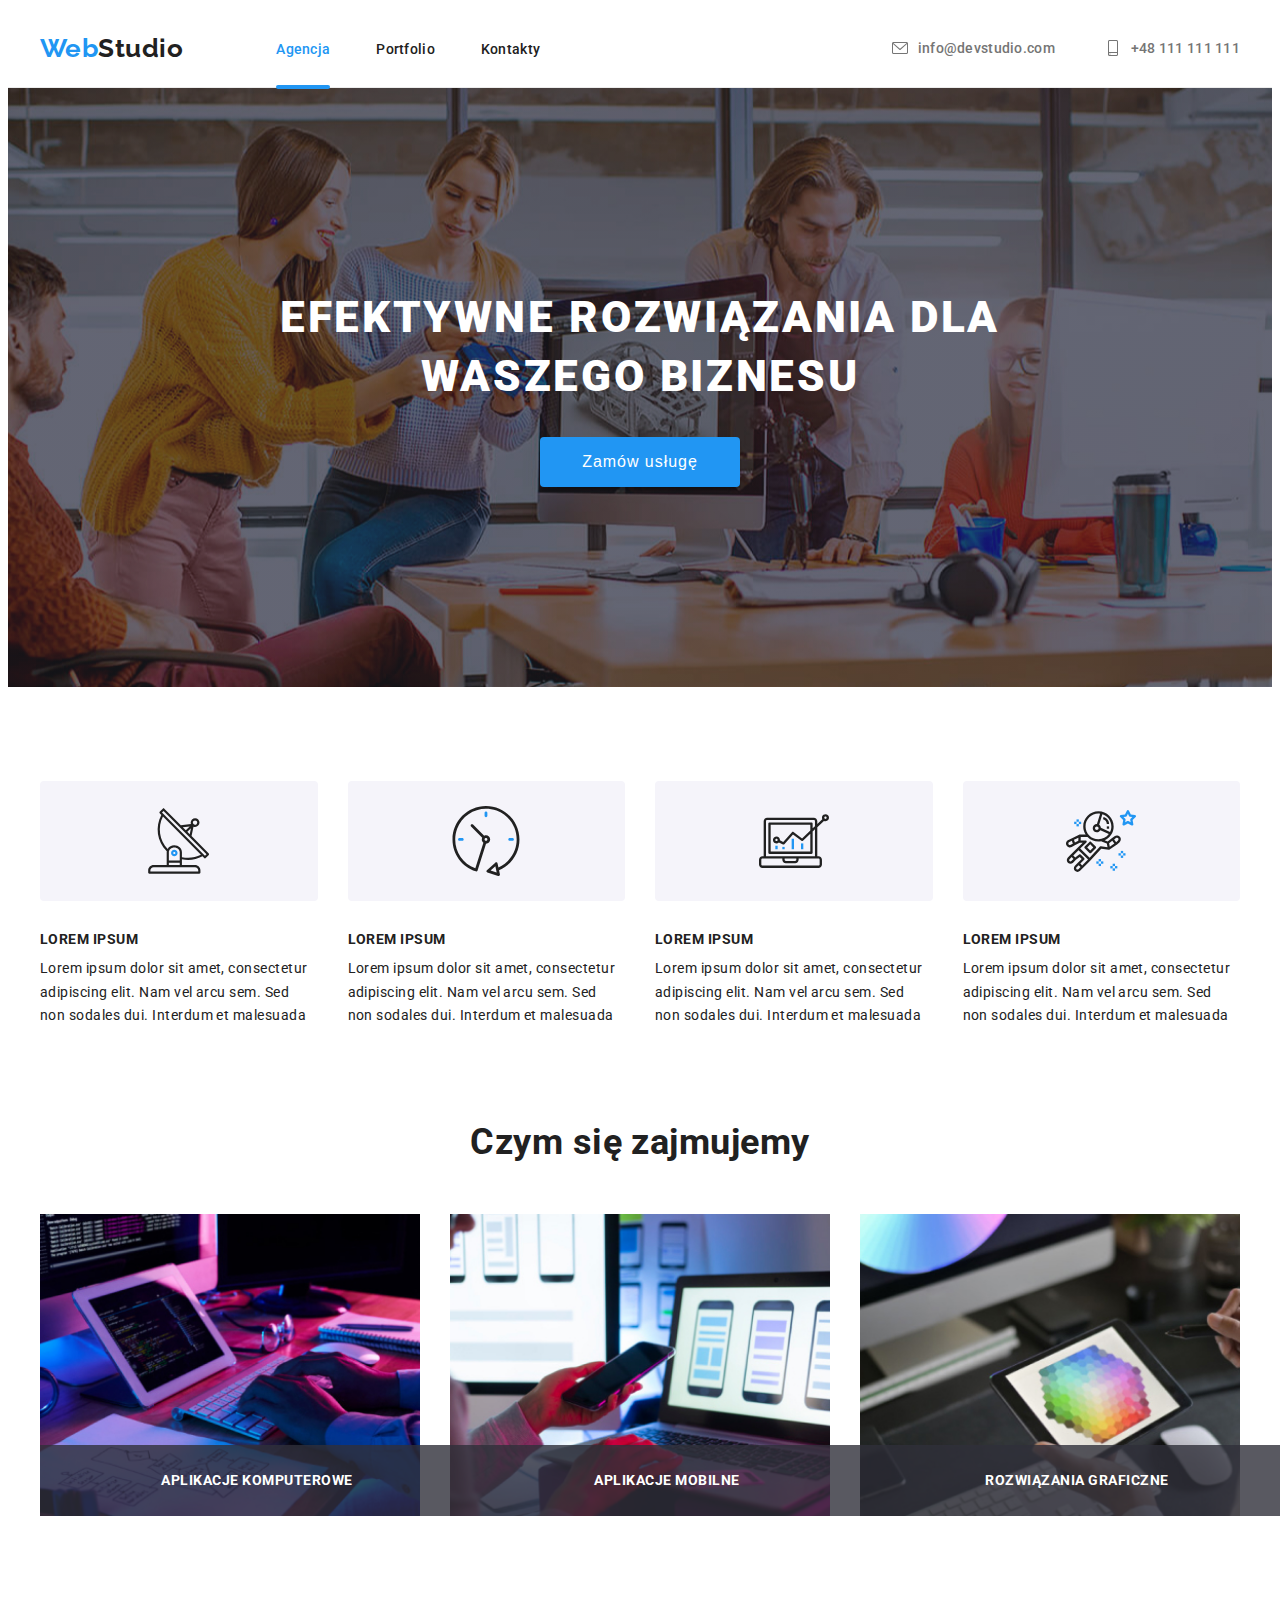
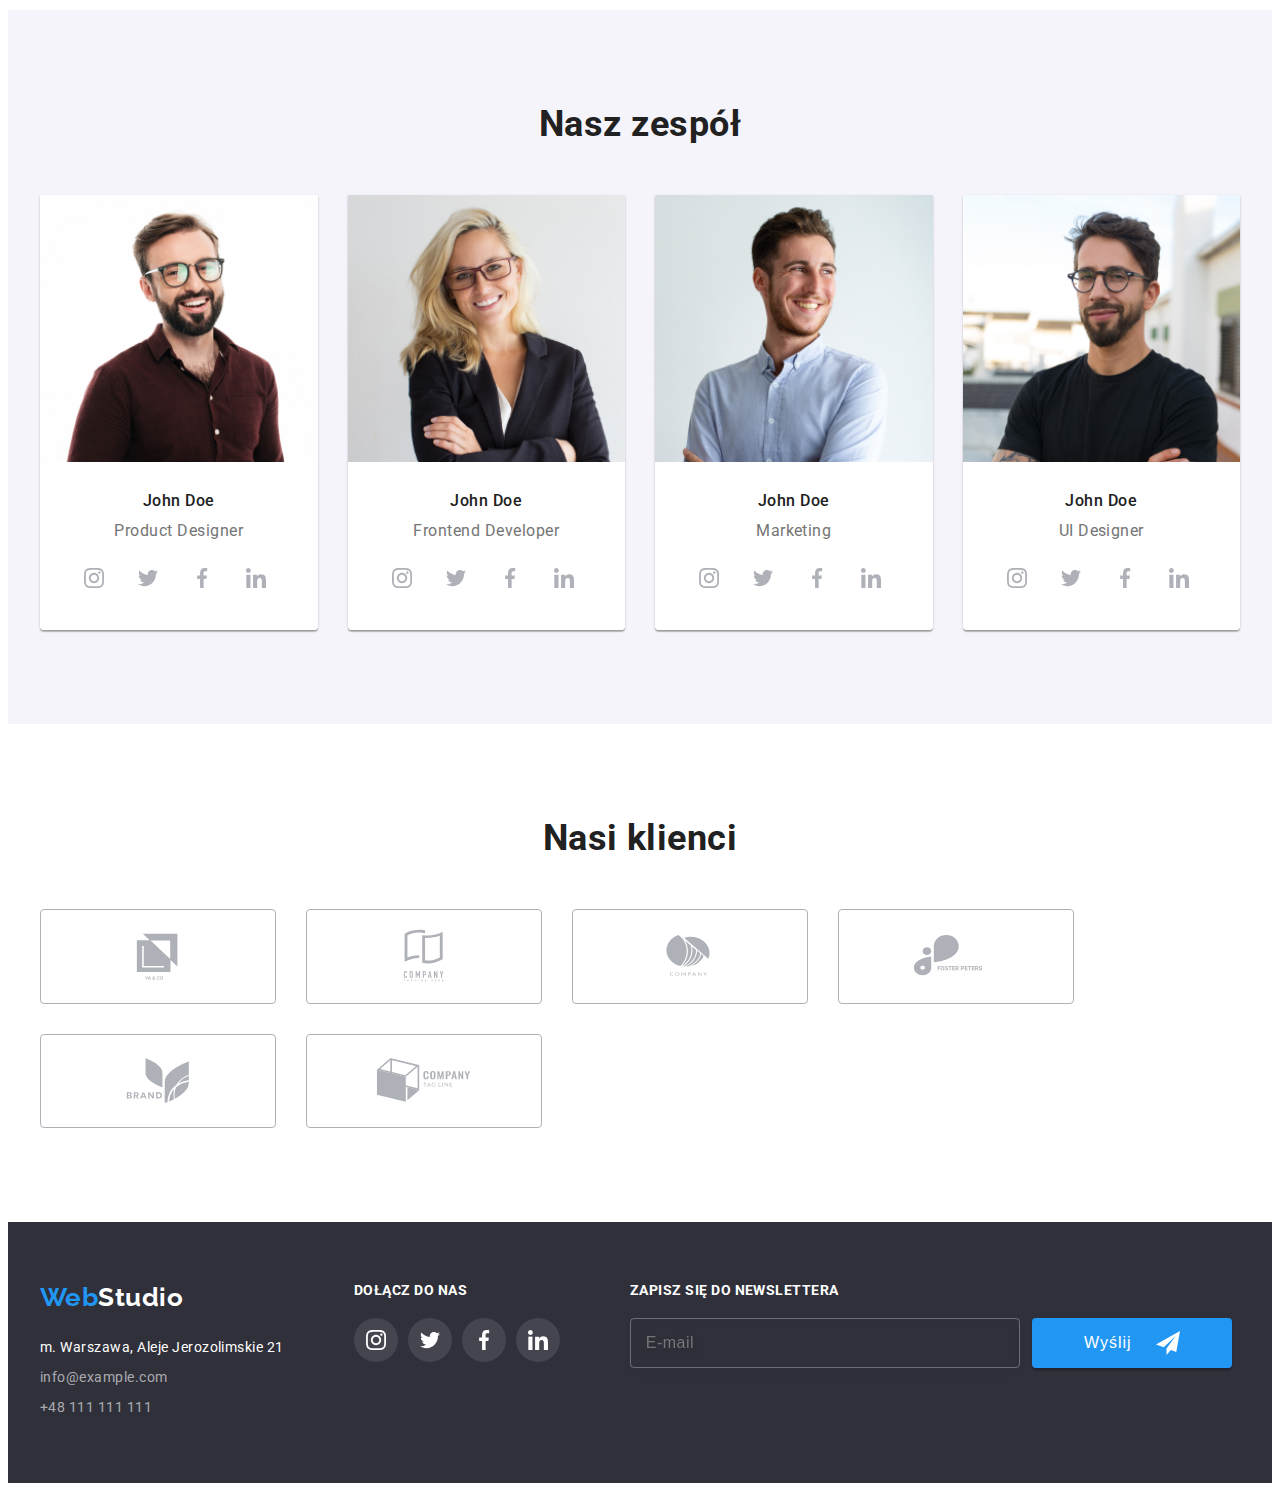
<file: index.html>
<!doctype html>
<html lang="pl">

<head>
  <meta charset="UTF-8">
  <meta name="viewport" content="width=device-width, initial-scale=1.0">
  <meta name="description" content="WebStudio to efektywne rozwiązania dla Twojego biznesu ⚡️Zobacz ofertę⚡️" />
  <title>WebStudio</title>
  <link rel="preconnect" href="https://fonts.googleapis.com">
  <link rel="preconnect" href="https://fonts.gstatic.com" crossorigin>
  <link href="https://fonts.googleapis.com/css2?family=Raleway:wght@700&family=Roboto:wght@400;500;700;900&display=swap"
    rel="stylesheet">
  <link rel="stylesheet" href="https://cdnjs.cloudflare.com/ajax/libs/modern-normalize/1.1.0/modern-normalize.min.css"
    integrity="sha512-wpPYUAdjBVSE4KJnH1VR1HeZfpl1ub8YT/NKx4PuQ5NmX2tKuGu6U/JRp5y+Y8XG2tV+wKQpNHVUX03MfMFn9Q=="
    crossorigin="anonymous" referrerpolicy="no-referrer" />
  <link rel="stylesheet" href="./css/style.css">
</head>

<body>
  <header>
    <div class="container">
      <a href="/" class="logo"><span class="accent">Web</span>Studio</a>
      <nav>
        <ul class="nav-container">
          <li><a href="./index.html" class="link-header active">Agencja</a></li>
          <li><a href="./potfolio.html" class="link-header">Portfolio</a></li>
          <li><a href="#" class="link-header">Kontakty </a></li>
        </ul>
      </nav>
      <ul class="contact-container">
        <li class="link-header contact">
          <svg class="icon" width="16" height="16">
            <use href="./images/icons.svg#icon-envelope"></use>
          </svg>
          <a href="mailto:info@devstudio.com">info@devstudio.com</a>
        </li>
        <li class="link-header contact">
          <svg class="icon" width="16" height="16">
            <use href="./images/icons.svg#icon-smartphone"></use>
          </svg>
          <a href="tel:+48111111111">+48 111 111 111</a>
        </li>
      </ul>
    </div>
  </header>
  <main>
    <section class="section hero">
      <div class="container">
        <h1 class="heading-1">EFEKTYWNE ROZWIĄZANIA DLA WASZEGO BIZNESU</h1>
        <button type="button" class="btn btn-primary" data-modal-open>Zamów usługę</button>
      </div>
    </section>
    <section class="section features">
      <div class="container">
        <ul class="flex-grid-4">
          <li>
            <div class="features-image">
              <svg class="icon" width="65.32" height="70">
                <use href="./images/icons.svg#icon-antenna"></use>
              </svg>
            </div>
            <h3 class="heading-3">LOREM IPSUM</h3>
            <p class="text">Lorem ipsum dolor sit amet, consectetur adipiscing elit. Nam vel arcu sem.
              Sed
              non sodales dui.
              Interdum et malesuada</p>
          </li>
          <li>
            <div class="features-image">
              <svg class="icon" width="70" height="70">
                <use href="./images/icons.svg#icon-clock"></use>
              </svg>
            </div>
            <h3 class="heading-3">LOREM IPSUM</h3>
            <p class="text">Lorem ipsum dolor sit amet, consectetur adipiscing elit. Nam vel arcu sem.
              Sed
              non sodales dui.
              Interdum et malesuada</p>
          </li>
          <li>
            <div class="features-image">
              <svg class="icon" width="70" height="70">
                <use href="./images/icons.svg#icon-diagram"></use>
              </svg>
            </div>
            <h3 class="heading-3">LOREM IPSUM</h3>
            <p class="text">Lorem ipsum dolor sit amet, consectetur adipiscing elit. Nam vel arcu sem.
              Sed
              non sodales dui.
              Interdum et malesuada</p>
          </li>
          <li>
            <div class="features-image">
              <svg class="icon" width="70" height="70">
                <use href="./images/icons.svg#icon-astronaut"></use>
              </svg>
            </div>
            <h3 class="heading-3">LOREM IPSUM</h3>
            <p class="text">Lorem ipsum dolor sit amet, consectetur adipiscing elit. Nam vel arcu sem.
              Sed
              non sodales dui.
              Interdum et malesuada</p>
          </li>
        </ul>
        <h2 class="heading-2">Czym się zajmujemy</h2>
        <ul class="flex-grid-3">
          <li>
            <figure class="card-what-we-do">
              <img src="./images/what-we-do-01.jpg" alt="programista pisze aplikację">
              <figcaption class="label">Aplikacje komputerowe</figcaption>
            </figure>
          </li>
          <li>
            <figure class="card-what-we-do">
              <img src="./images/what-we-do-02.jpg" alt="ux designer projektuje widok mobilny aplikacji">
              <figcaption class="label">Aplikacje mobilne</figcaption>
            </figure>
          </li>
          <li>
            <figure class="card-what-we-do">
              <img src="./images/what-we-do-03.jpg" alt="designer wybiera kolor z palety barw">
              <figcaption class="label">Rozwiązania graficzne</figcaption>
            </figure>
          </li>
        </ul>
      </div>
    </section>
    <section class="section team bg-grey">
      <div class="container">
        <h2 class="heading-2">Nasz zespół</h2>
        <ul class="flex-grid-4">
          <li class="card-team">
            <img src="./images/team-01.jpg" alt="radosny mężczyzna w okularach i z brodą">
            <div class="card-header">
              <h3 class="heading-3">John Doe</h3>
              <p class="text">Product Designer</p>
              <div class="social-links">
                <a href="#" class="social-link">
                  <svg class="icon" width="20" height="20">
                    <use href="./images/icons.svg#icon-instagram"></use>
                  </svg>
                </a>
                <a href="#" class="social-link">
                  <svg class="icon" width="20" height="20">
                    <use href="./images/icons.svg#icon-twitter"></use>
                  </svg>
                </a>
                <a href="#" class="social-link">
                  <svg class="icon" width="20" height="20">
                    <use href="./images/icons.svg#icon-facebook"></use>
                  </svg>
                </a>
                <a href="#" class="social-link">
                  <svg class="icon" width="20" height="20">
                    <use href="./images/icons.svg#icon-linkedin"></use>
                  </svg>
                </a>
              </div>
            </div>
          </li>
          <li class="card-team">
            <img src="./images/team-02.jpg" alt="uśmiechnięta blondynka w okularach">
            <div class="card-header">
              <h3 class="heading-3">John Doe</h3>
              <p class="text">Frontend Developer</p>
              <div class="social-links">
                <a href="#" class="social-link">
                  <svg class="icon" width="20" height="20">
                    <use href="./images/icons.svg#icon-instagram"></use>
                  </svg>
                </a>
                <a href="#" class="social-link">
                  <svg class="icon" width="20" height="20">
                    <use href="./images/icons.svg#icon-twitter"></use>
                  </svg>
                </a>
                <a href="#" class="social-link">
                  <svg class="icon" width="20" height="20">
                    <use href="./images/icons.svg#icon-facebook"></use>
                  </svg>
                </a>
                <a href="#" class="social-link">
                  <svg class="icon" width="20" height="20">
                    <use href="./images/icons.svg#icon-linkedin"></use>
                  </svg>
                </a>
              </div>
            </div>
          </li>
          <li class="card-team">
            <img src="./images/team-03.jpg" alt="radosny młody mężczyzna">
            <div class="card-header">
              <h3 class="heading-3">John Doe</h3>
              <p class="text">Marketing</p>
              <div class="social-links">
                <a href="#" class="social-link">
                  <svg class="icon" width="20" height="20">
                    <use href="./images/icons.svg#icon-instagram"></use>
                  </svg>
                </a>
                <a href="#" class="social-link">
                  <svg class="icon" width="20" height="20">
                    <use href="./images/icons.svg#icon-twitter"></use>
                  </svg>
                </a>
                <a href="#" class="social-link">
                  <svg class="icon" width="20" height="20">
                    <use href="./images/icons.svg#icon-facebook"></use>
                  </svg>
                </a>
                <a href="#" class="social-link">
                  <svg class="icon" width="20" height="20">
                    <use href="./images/icons.svg#icon-linkedin"></use>
                  </svg>
                </a>
              </div>
            </div>
          </li>
          <li class="card-team">
            <img src="./images/team-04.jpg" alt="mężczyzna z brodą w okularach">
            <div class="card-header">
              <h3 class="heading-3">John Doe</h3>
              <p class="text">UI Designer</p>
              <div class="social-links">
                <a href="#" class="social-link">
                  <svg class="icon" width="20" height="20">
                    <use href="./images/icons.svg#icon-instagram"></use>
                  </svg>
                </a>
                <a href="#" class="social-link">
                  <svg class="icon" width="20" height="20">
                    <use href="./images/icons.svg#icon-twitter"></use>
                  </svg>
                </a>
                <a href="#" class="social-link">
                  <svg class="icon" width="20" height="20">
                    <use href="./images/icons.svg#icon-facebook"></use>
                  </svg>
                </a>
                <a href="#" class="social-link">
                  <svg class="icon" width="20" height="20">
                    <use href="./images/icons.svg#icon-linkedin"></use>
                  </svg>
                </a>
              </div>
            </div>
          </li>
        </ul>
      </div>
    </section>
    <section class="section">
      <div class="container">
        <h2 class="heading-2">Nasi klienci</h2>
        <ul class="flex-grid-6">
          <li class="card-company">
            <svg class="icon" width="106" height="60.4">
              <use href="./images/icons.svg#logo-1"></use>
            </svg>
          </li>
          <li class="card-company">
            <svg class="icon" width="106" height="60.4">
              <use href="./images/icons.svg#logo-2"></use>
            </svg>
          </li>
          <li class="card-company">
            <svg class="icon" width="106" height="60.4">
              <use href="./images/icons.svg#logo-3"></use>
            </svg>
          </li>
          <li class="card-company">
            <svg class="icon" width="106" height="60.4">
              <use href="./images/icons.svg#logo-4"></use>
            </svg>
          </li>
          <li class="card-company">
            <svg class="icon" width="106" height="60.4">
              <use href="./images/icons.svg#logo-5"></use>
            </svg>
          </li>
          <li class="card-company">
            <svg class="icon" width="106" height="60.4">
              <use href="./images/icons.svg#logo-6"></use>
            </svg>
          </li>
        </ul>
      </div>
    </section>
  </main>
  <footer class="footer">
    <div class="container">
      <div>
        <p class="logo"><span class="accent">Web</span>Studio</p>
        <address class="address">
          m. Warszawa, Aleje Jerozolimskie 21 <br>
          <a href="mailto:info@example.com">info@example.com</a> <br>
          <a href="tel:+48111111111">+48 111 111 111</a>
        </address>
      </div>
      <div>
        <h3 class="heading-3">Dołącz do nas</h3>
        <div class="social-links">
          <a href="#" class="social-link">
            <svg class="icon" width="20" height="20">
              <use href="./images/icons.svg#icon-instagram"></use>
            </svg>
          </a>
          <a href="#" class="social-link">
            <svg class="icon" width="20" height="20">
              <use href="./images/icons.svg#icon-twitter"></use>
            </svg>
          </a>
          <a href="#" class="social-link">
            <svg class="icon" width="20" height="20">
              <use href="./images/icons.svg#icon-facebook"></use>
            </svg>
          </a>
          <a href="#" class="social-link">
            <svg class="icon" width="20" height="20">
              <use href="./images/icons.svg#icon-linkedin"></use>
            </svg>
          </a>
        </div>
      </div>
      <div>
        <h3 class="heading-3">Zapisz się do newslettera</h3>
        <form name="newsletter_form" action="javascript:void(0);" method="POST">
          <input class="form-input form-input--white" id="email" name="email" type="email" placeholder="E-mail" required />
          <button class="btn btn-primary" type="submit">
            Wyślij
            <svg class="icon-button" width="24" height="24">
              <use href="./images/icons.svg#icon-send"></use>
            </svg></button>
        </form>
      </div>
    </div>
  </footer>

  <div class="backdrop is-hidden" data-modal>
    <dialog class="modal">
      <div class="btn-close" data-modal-close><svg class="icon-close" width="11" height="11">
          <use href="./images/icons.svg#icon-close"></use>
        </svg>
      </div>
      <h3 class="form__header">Zostaw swoje dane w formularzu poniżej</h3>
      <form name="service_form" action="javascript:void(0);" method="POST">
        <label class="form-label">
          Imię
          <input class="form-input" name="name" type="text" placeholder=" " required />
          <svg class="icon-input" width="18" height="18">
            <use href="./images/icons.svg#icon-person"></use>
          </svg>
        </label>
        <label class="form-label">
          Telefon
          <input class="form-input" name="phone" type="tel" placeholder=" " required />
          <svg class="icon-input" width="18" height="18">
            <use href="./images/icons.svg#icon-phone"></use>
          </svg>
        </label>
        <label class="form-label">
          Email
          <input class="form-input" id="email" name="email" type="email" placeholder=" " required />
          <svg class="icon-input" width="18" height="18">
            <use href="./images/icons.svg#icon-email"></use>
          </svg>
        </label>
        <label class="form-label">Komentarz
          <textarea class="form-textarea" type="text" name="comment" placeholder="Wprowadź tekst" rows="6"></textarea>
        </label>
        <label class="form-label-checkbox">
          <input type="checkbox" name="regulation-consent" value="yes" />
          Oświadczam iż akceptuję <a class="form-link" href="">Regulamin</a> i <a class="form-link" href="">Politykę
            Prywatności</a>.
        </label>
        <button class="btn btn-primary" type="submit">Wyślij</button>
      </form>
    </dialog>
  </div>

  <script src="./js/modal.js"></script>
</body>

</html>
</file>
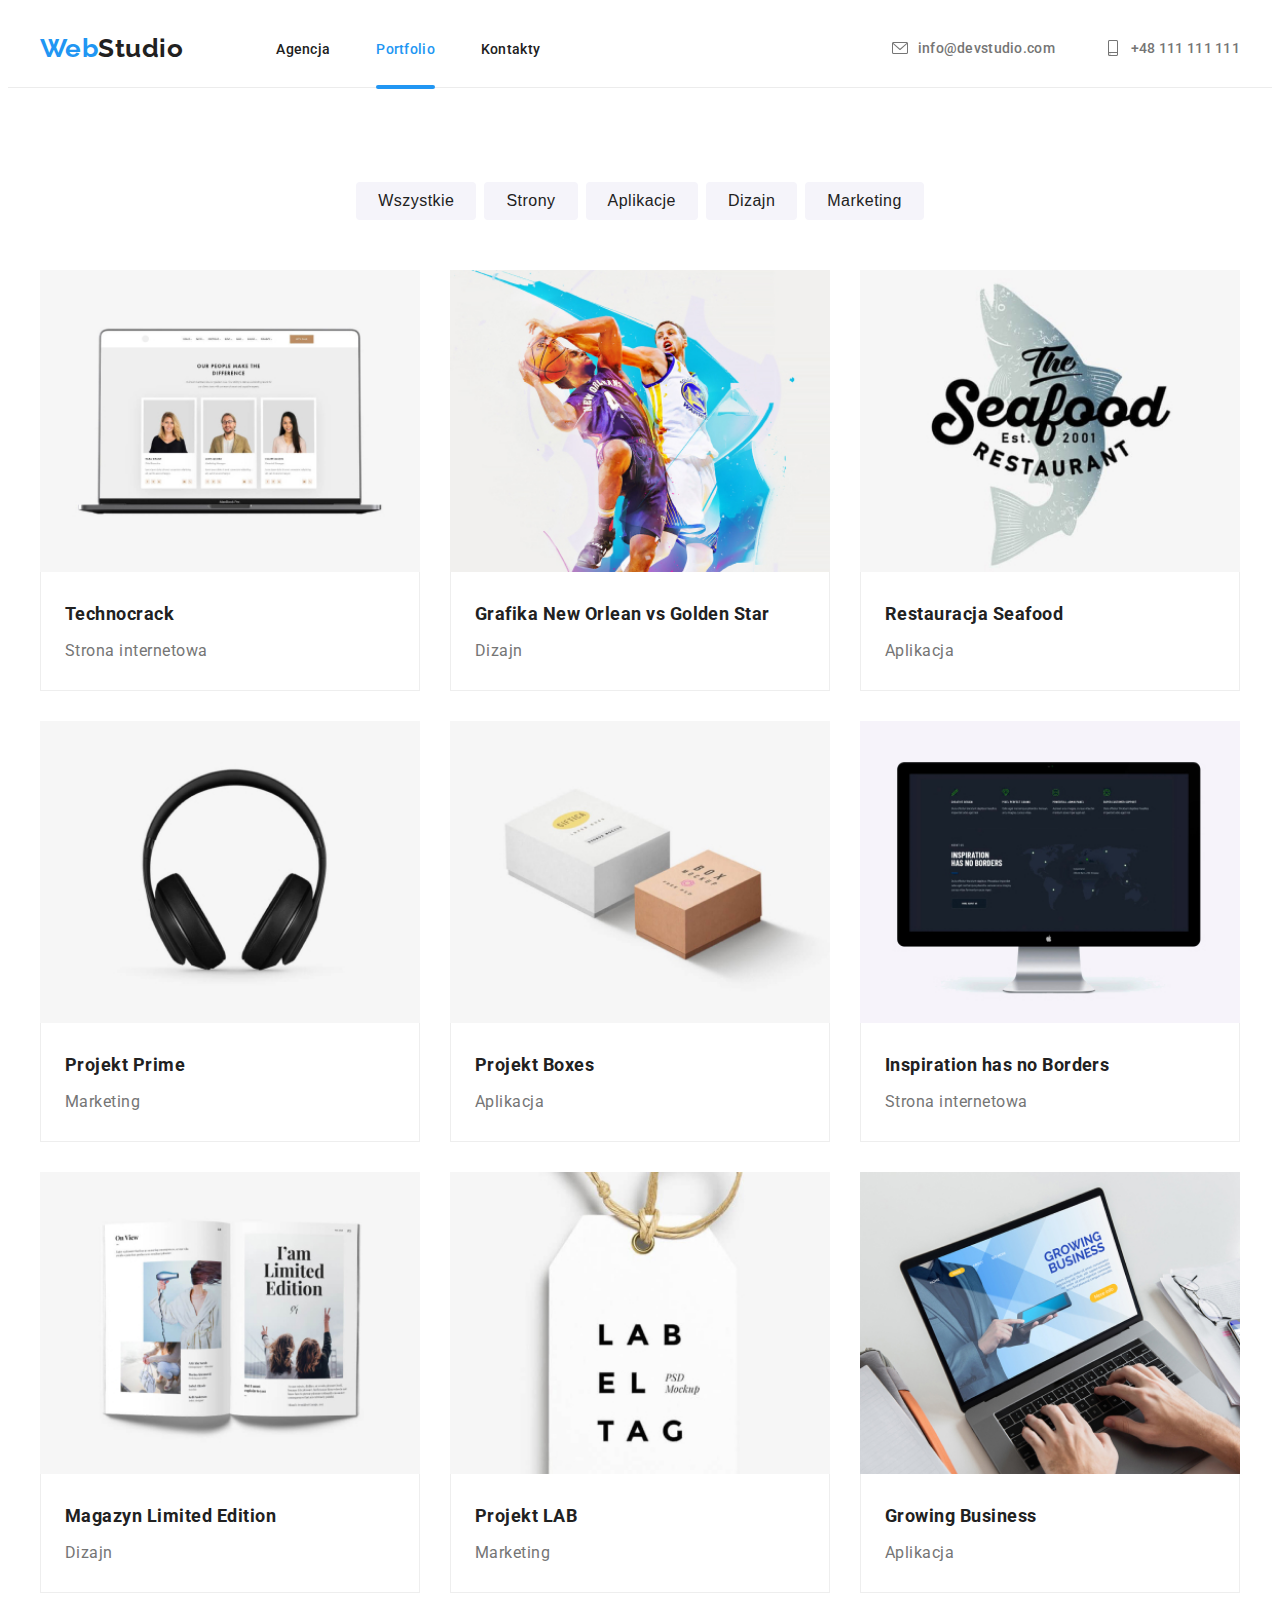
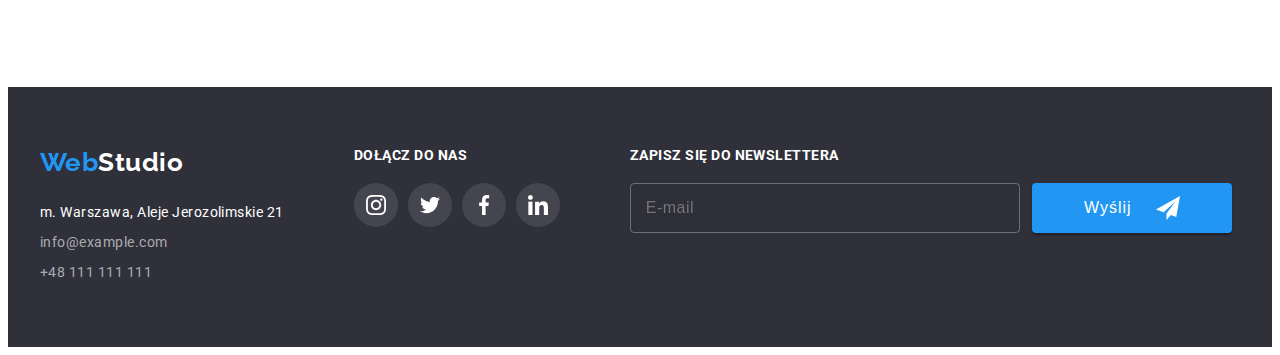
<file: potfolio.html>
<!doctype html>
<html lang="pl">

<head>
  <meta charset="UTF-8">
  <meta name="viewport" content="width=device-width, initial-scale=1.0">
  <meta name="description" content="WebStudio to efektywne rozwiązania dla Twojego biznesu ⚡️Zobacz ofertę⚡️" />
  <title>WebStudio</title>
  <link rel="preconnect" href="https://fonts.googleapis.com">
  <link rel="preconnect" href="https://fonts.gstatic.com" crossorigin>
  <link href="https://fonts.googleapis.com/css2?family=Raleway:wght@700&family=Roboto:wght@400;500;700;900&display=swap"
    rel="stylesheet">
  <link rel="stylesheet" href="https://cdnjs.cloudflare.com/ajax/libs/modern-normalize/1.1.0/modern-normalize.min.css"
    integrity="sha512-wpPYUAdjBVSE4KJnH1VR1HeZfpl1ub8YT/NKx4PuQ5NmX2tKuGu6U/JRp5y+Y8XG2tV+wKQpNHVUX03MfMFn9Q=="
    crossorigin="anonymous" referrerpolicy="no-referrer" />
  <link rel="stylesheet" href="./css/style.css">
</head>

<body>
  <header>
    <div class="container">
      <a href="/" class="logo"><span class="accent">Web</span>Studio</a>
      <nav>
        <ul class="nav-container">
          <li><a href="./index.html" class="link-header">Agencja</a></li>
          <li><a href="./potfolio.html" class="link-header active">Portfolio</a></li>
          <li><a href="#" class="link-header">Kontakty </a></li>
        </ul>
      </nav>
      <ul class="contact-container">
        <li class="link-header contact">
          <svg class="icon" width="16" height="16">
            <use href="./images/icons.svg#icon-envelope"></use>
          </svg>
          <a href="mailto:info@devstudio.com">info@devstudio.com</a>
        </li>
        <li class="link-header contact">
          <svg class="icon" width="16" height="16">
            <use href="./images/icons.svg#icon-smartphone"></use>
          </svg>
          <a href="tel:+48111111111">+48 111 111 111</a>
        </li>
      </ul>
    </div>
  </header>
  <main>
    <section class="section portfolio">
      <div class="container">
        <ul class="filter flex-center">
          <li><button type="button" class="btn btn-default">Wszystkie</button></li>
          <li><button type="button" class="btn btn-default">Strony</button></li>
          <li><button type="button" class="btn btn-default">Aplikacje</button></li>
          <li><button type="button" class="btn btn-default">Dizajn</button></li>
          <li><button type="button" class="btn btn-default">Marketing</button></li>
        </ul>
        <ul class="flex-grid-3">
          <li class="card-product">
            <figure class="card-image">
              <img src="./images/product-01.jpg" alt="otwarty laptop z otwartą stroną internetową">
              <div class="card-overlay">
                Technocrack jest popularną platformą wykorzystywaną do rozpowszechniania koronawirusa.
                Firmy wykorzystują tę platformę do celów szpiegowskich i ataków na niezabezpieczone serwery
                konkurencji
              </div>
            </figure>
            <div class="card-header">
              <h3 class="heading-3">Technocrack</h3>
              <p class="text">Strona internetowa</p>
            </div>
          </li>
          <li class="card-product">
            <figure class="card-image"><img src="./images/product-02.jpg" alt="dynamiczni koszykarze">
              <div class="card-overlay">
                Technocrack jest popularną platformą wykorzystywaną do rozpowszechniania koronawirusa.
                Firmy wykorzystują tę platformę do celów szpiegowskich i ataków na niezabezpieczone serwery
                konkurencji
              </div>
            </figure>
            <div class="card-header">
              <h3 class="heading-3">Grafika New Orlean vs Golden Star</h3>
              <p class="text">Dizajn</p>
            </div>
          </li>
          <li class="card-product">
            <figure class="card-image"><img src="./images/product-03.jpg" alt="logotyp restauracji z szarą rybą">
              <div class="card-overlay">
                Technocrack jest popularną platformą wykorzystywaną do rozpowszechniania koronawirusa.
                Firmy wykorzystują tę platformę do celów szpiegowskich i ataków na niezabezpieczone serwery
                konkurencji
              </div>
            </figure>
            <div class="card-header">
              <h3 class="heading-3">Restauracja Seafood</h3>
              <p class="text">Aplikacja</p>
            </div>
          </li>
          <li class="card-product">
            <figure class="card-image"><img src="./images/product-04.jpg" alt="słuchawki bezprzewodowe">
              <div class="card-overlay">
                Technocrack jest popularną platformą wykorzystywaną do rozpowszechniania koronawirusa.
                Firmy wykorzystują tę platformę do celów szpiegowskich i ataków na niezabezpieczone serwery
                konkurencji
              </div>
            </figure>
            <div class="card-header">
              <h3 class="heading-3">Projekt Prime</h3>
              <p class="text">Marketing</p>
            </div>
          </li>
          <li class="card-product">
            <figure class="card-image"><img src="./images/product-05.jpg" alt="dwa opakowania kartonowe">
              <div class="card-overlay">
                Technocrack jest popularną platformą wykorzystywaną do rozpowszechniania koronawirusa.
                Firmy wykorzystują tę platformę do celów szpiegowskich i ataków na niezabezpieczone serwery
                konkurencji
              </div>
            </figure>
            <div class="card-header">
              <h3 class="heading-3">Projekt Boxes</h3>
              <p class="text">Aplikacja</p>
            </div>
          </li>
          <li class="card-product">
            <figure class="card-image"><img src="./images/product-06.jpg" alt="monitor z otwartą stroną internetową">
              <div class="card-overlay">
                Technocrack jest popularną platformą wykorzystywaną do rozpowszechniania koronawirusa.
                Firmy wykorzystują tę platformę do celów szpiegowskich i ataków na niezabezpieczone serwery
                konkurencji
              </div>
            </figure>
            <div class="card-header">
              <h3 class="heading-3">Inspiration has no Borders</h3>
              <p class="text">Strona internetowa</p>
            </div>
          </li>
          <li class="card-product">
            <figure class="card-image"><img src="./images/product-07.jpg" alt="otwarte czasopismo">
              <div class="card-overlay">
                Technocrack jest popularną platformą wykorzystywaną do rozpowszechniania koronawirusa.
                Firmy wykorzystują tę platformę do celów szpiegowskich i ataków na niezabezpieczone serwery
                konkurencji
              </div>
            </figure>
            <div class="card-header">
              <h3 class="heading-3">Magazyn Limited Edition</h3>
              <p class="text">Dizajn</p>
            </div>
          </li>
          <li class="card-product">
            <figure class="card-image"><img src="./images/product-08.jpg" alt="elegancka papierowa etykieta produktu">
              <div class="card-overlay">
                Technocrack jest popularną platformą wykorzystywaną do rozpowszechniania koronawirusa.
                Firmy wykorzystują tę platformę do celów szpiegowskich i ataków na niezabezpieczone serwery
                konkurencji
              </div>
            </figure>
            <div class="card-header">
              <h3 class="heading-3">Projekt LAB</h3>
              <p class="text">Marketing</p>
            </div>
          </li>
          <li class="card-product">
            <figure class="card-image"><img src="./images/product-09.jpg"
                alt="mężczyzna ogląda stronę internetową na laptopie">
              <div class="card-overlay">
                Technocrack jest popularną platformą wykorzystywaną do rozpowszechniania koronawirusa.
                Firmy wykorzystują tę platformę do celów szpiegowskich i ataków na niezabezpieczone serwery
                konkurencji
              </div>
            </figure>
            <div class="card-header">
              <h3 class="heading-3">Growing Business</h3>
              <p class="text">Aplikacja</p>
            </div>
          </li>
        </ul>
      </div>
    </section>
  </main>
  <footer class="footer">
    <div class="container">
      <div>
        <p class="logo"><span class="accent">Web</span>Studio</p>
        <address class="address">
          m. Warszawa, Aleje Jerozolimskie 21 <br>
          <a href="mailto:info@example.com">info@example.com</a> <br>
          <a href="tel:+48111111111">+48 111 111 111</a>
        </address>
      </div>
      <div>
        <h3 class="heading-3">Dołącz do nas</h3>
        <div class="social-links">
          <a href="#" class="social-link">
            <svg class="icon" width="20" height="20">
              <use href="./images/icons.svg#icon-instagram"></use>
            </svg>
          </a>
          <a href="#" class="social-link">
            <svg class="icon" width="20" height="20">
              <use href="./images/icons.svg#icon-twitter"></use>
            </svg>
          </a>
          <a href="#" class="social-link">
            <svg class="icon" width="20" height="20">
              <use href="./images/icons.svg#icon-facebook"></use>
            </svg>
          </a>
          <a href="#" class="social-link">
            <svg class="icon" width="20" height="20">
              <use href="./images/icons.svg#icon-linkedin"></use>
            </svg>
          </a>
        </div>
      </div>
      <div>
        <h3 class="heading-3">Zapisz się do newslettera</h3>
        <form name="newsletter_form" action="javascript:void(0);" method="POST">
          <input class="form-input form-input--white" id="email" name="email" type="email" placeholder="E-mail" required />
          <button class="btn btn-primary" type="submit">
            Wyślij
            <svg class="icon-button" width="24" height="24">
              <use href="./images/icons.svg#icon-send"></use>
            </svg></button>
        </form>
      </div>
    </div>
  </footer>
</body>

</html>
</file>
<file: css/style.css>
:root {
  --color-primary: #2196f3;
  --color-black: #212121;
  --color-grey-900: #2f303a;
  --color-grey-500: #757575;
  --color-gray-300: #afb1b8;
  --color-grey-100: #f5f4fa;
  --color-grey-80: #f5f4fa;
  --color-grey-50: #ececec;
  --color-grey-30: #eeeeee;
  --color-white: #ffffff;
  --color-error: #f2413a;
  --color-white-opacity: rgba(255, 255, 255, 0.6);
  --transition-duration: 250ms;
  --transition-timing-func: cubic-bezier(0.4, 0, 0.2, 1);
}

/* globals */

body {
  font-family: "Roboto", sans-serif;
  color: var(--color-black);
  letter-spacing: 0.03em;
}

h1,
h2,
h3,
p,
figure,
dialog {
  margin: 0;
}

a {
  text-decoration: none;
  color: inherit;
}

ul {
  list-style: none;
  margin: 0;
  padding: 0;
}

img {
  display: block;
  width: 100%;
}

.container {
  max-width: 1200px;
  margin: 0 auto;
  padding: 0 15px;
}

.section {
  padding-top: 94px;
  padding-bottom: 94px;
}

.bg-grey {
  background-color: var(--color-grey-100);
}

.hero {
  background-image: linear-gradient(
      rgba(47, 48, 58, 0.4),
      rgba(47, 48, 58, 0.4)
    ),
    url(../images/hero.jpg);
  background-color: var(--color-grey-900);
  background-repeat: no-repeat;
  background-position: center;
}

.accent {
  color: var(--color-primary);
}

/* buttons */
button {
  color: inherit;
}

.btn {
  padding: 6px 22px;
  font-weight: 500;
  font-size: 16px;
  letter-spacing: 0.03em;
  line-height: 1.625;
  border: 0;
  border-radius: 4px;
  cursor: pointer;
}

.btn-default {
  background: var(--color-grey-80);
  transition: background-color, color, box-shadow;
  transition-duration: var(--transition-duration);
  transition-timing-function: var(--transition-timing-func);
}

.btn-default:focus,
.btn-default:hover {
  background-color: var(--color-primary);
  color: var(--color-white);
  box-shadow: 0px 3px 1px rgba(0, 0, 0, 0.1), 0px 1px 2px rgba(0, 0, 0, 0.08),
    0px 2px 2px rgba(0, 0, 0, 0.12);
  transition: background-color, color, box-shadow;
  transition-duration: var(--transition-duration);
  transition-timing-function: var(--transition-timing-func);
}

.btn-primary {
  display: flex;
  align-items: center;
  justify-content: center;
  min-width: 200px;
  margin: 0 auto;
  padding: 10px 42px;
  color: var(--color-white);
  letter-spacing: 0.06em;
  line-height: 1.875;
  background-color: var(--color-primary);
  box-shadow: 0px 3px 1px rgba(0, 0, 0, 0.1), 0px 1px 2px rgba(0, 0, 0, 0.08),
    0px 2px 2px rgba(0, 0, 0, 0.12);
}

.icon-button {
  margin-left: 24px;
  fill: var(--color-white);
}

/* layout */

.flex-center {
  display: flex;
  align-items: center;
  justify-content: center;
}

ul.flex-grid-3 {
  display: flex;
  flex-wrap: wrap;
  gap: 30px;
}

ul.flex-grid-3 > li {
  flex-basis: calc((100% - 60px) / 3);
}

ul.flex-grid-4 {
  display: flex;
  flex-wrap: wrap;
  gap: 30px;
}

ul.flex-grid-4 > li {
  flex-basis: calc((100% - 90px) / 4);
}

ul.flex-grid-6 {
  display: flex;
  flex-wrap: wrap;
  gap: 30px;
}

ul.flex-grid-6 > li {
  flex-basis: calc((100% - 150px) / 6);
}

/* header */

header {
  border-bottom: 1px solid var(--color-grey-50);
}

header > .container {
  display: flex;
  align-items: center;
  padding-top: 25px;
  padding-bottom: 24px;
}

header > .container > :first-child {
  margin-right: 93px;
}

header > .container > :last-child {
  margin-left: auto;
}

.logo {
  font-family: "Raleway", sans-serif;
  font-size: 26px;
  font-weight: 700;
}

ul.nav-container {
  display: flex;
  gap: 46px;
}

ul.contact-container {
  display: flex;
  gap: 50px;
}

.link-header {
  font-size: 14px;
  font-weight: 500;
  letter-spacing: 0.02em;
  transition: color;
  transition-duration: var(--transition-duration);
  transition-timing-function: var(--transition-timing-func);
}

.link-header:focus,
.link-header:hover,
.link-header.contact:focus,
.link-header.contact:hover {
  color: var(--color-primary);
}
.link-header.active {
  color: var(--color-primary);
  position: relative;
}

.link-header.active::after {
  position: absolute;
  content: "";
  bottom: -32px;
  left: 0;
  width: 100%;
  height: 4px;
  background: var(--color-primary);
  border-radius: 2px;
}

.link-header .icon {
  margin-right: 10px;
  fill: currentColor;
}

.link-header.contact {
  color: var(--color-grey-500);
  display: flex;
}

/* hero */
.hero .container {
  text-align: center;
  padding: calc(200px - 94px) 250px;
}

.heading-1 {
  margin-bottom: 30px;
  font-weight: 900;
  font-size: 44px;
  line-height: 1.35;
  letter-spacing: 0.06em;
  text-transform: uppercase;
  color: var(--color-white);
}

/* features */

.heading-2 {
  font-weight: 700;
  font-size: 36px;
  text-align: center;
  line-height: 1.15;
  margin-bottom: 50px;
}

.features .flex-grid-4 {
  margin-bottom: 94px;
}

.features .features-image {
  height: 120px;
  display: flex;
  align-items: center;
  justify-content: center;
  margin-bottom: 30px;
  background: var(--color-grey-80);
  border-radius: 4px;
}

.features .heading-3 {
  margin-bottom: 10px;
  font-weight: 700;
  font-size: 14px;
  line-height: 1.15;
  text-transform: uppercase;
}

.features .text {
  font-size: 14px;
  line-height: 1.7;
}

/* what we do */

.card-what-we-do {
  position: relative;
}
.card-what-we-do .label {
  position: absolute;
  bottom: 0;
  left: 0;
  width: 100%;
  padding: 27px;
  font-weight: 700;
  font-size: 14px;
  line-height: 1.15;
  text-align: center;
  text-transform: uppercase;
  color: #ffffff;
  background: rgba(47, 48, 58, 0.8);
}

/* team */

.card-team {
  box-shadow: 0px 1px 3px rgba(0, 0, 0, 0.12), 0px 1px 1px rgba(0, 0, 0, 0.14),
    0px 2px 1px rgba(0, 0, 0, 0.2);
  border-radius: 0 0 4px 4px;
  overflow: hidden;
}

.card-team .card-header {
  padding: 30px 32px;
  text-align: center;
  background: var(--color-white);
}

.card-team .heading-3 {
  margin-bottom: 10px;
  font-weight: 500;
  font-size: 16px;
  line-height: 1.18;
}

.card-team .text {
  margin-bottom: 16px;
  font-size: 16px;
  color: var(--color-grey-500);
}

.social-links {
  display: flex;
  gap: 10px;
}

.social-link {
  width: 44px;
  aspect-ratio: 1 / 1;
  border-radius: 50%;
  fill: var(--color-gray-300);
  display: flex;
  align-items: center;
  justify-content: center;
  transition: background-color, fill;
  transition-duration: var(--transition-duration);
  transition-timing-function: var(--transition-timing-func);
}
.social-link:hover,
.social-link:focus {
  background-color: var(--color-primary);
  fill: var(--color-white);
  transition: background-color, fill;
  transition-duration: var(--transition-duration);
  transition-timing-function: var(--transition-timing-func);
}

/* companies */
.card-company {
  display: flex;
  align-items: center;
  justify-content: center;
  padding: 16px 32px;
  max-width: 170px;
  border: 1px solid var(--color-gray-300);
  border-radius: 4px;
  fill: var(--color-gray-300);
  transition: border-color, fill;
  transition-duration: var(--transition-duration);
  transition-timing-function: var(--transition-timing-func);
}
.card-company:hover {
  border-color: var(--color-primary);
  fill: var(--color-primary);
  transition: border-color, fill;
  transition-duration: var(--transition-duration);
  transition-timing-function: var(--transition-timing-func);
}

/* portfolio */

.filter {
  margin-bottom: 50px;
}

.filter li:nth-last-child(n + 2) .btn {
  margin-right: 8px;
}

.card-product {
  transition: box-shadow;
  transition-duration: var(--transition-duration);
  transition-timing-function: var(--transition-timing-func);
}

.card-product:hover {
  box-shadow: 0px 1px 1px rgba(0, 0, 0, 0.12), 0px 4px 4px rgba(0, 0, 0, 0.06),
    1px 4px 6px rgba(0, 0, 0, 0.16);
  transition: box-shadow;
  transition-duration: var(--transition-duration);
  transition-timing-function: var(--transition-timing-func);
}

.card-image {
  position: relative;
  overflow: hidden;
}
.card-product .card-overlay {
  position: absolute;
  top: 0;
  left: 0;
  width: 100%;
  height: 100%;
  padding: 49px 24px;
  transform: translateY(100%);
  background: rgba(33, 150, 243, 0.9);
  font-size: 18px;
  line-height: 1.56;
  color: var(--color-white);
  transition: transform;
  transition-duration: var(--transition-duration);
  transition-timing-function: var(--transition-timing-func);
}

.card-product:hover .card-overlay {
  transform: translateY(0%);
}

.card-product .card-header {
  padding: 24px;
  background: var(--color-white);
  border: 1px solid var(--color-grey-30);
  border-top: none;
}

.card-product .heading-3 {
  font-weight: 700;
  font-size: 18px;
  line-height: 2;
  margin-bottom: 4px;
}

.card-product .text {
  font-weight: 400;
  font-size: 16px;
  line-height: 1.875;
  color: var(--color-grey-500);
}

/* footer */

.footer {
  padding-top: 60px;
  padding-bottom: 60px;
  color: var(--color-white);
  background-color: var(--color-grey-900);
}

.footer > .container {
  display: flex;
  column-gap: 70px;
}

.footer .logo {
  margin-bottom: 20px;
}

.address {
  font-weight: 400;
  font-size: 14px;
  line-height: 2.15;
  font-style: normal;
}

.address a {
  color: var(--color-white-opacity);
}

.footer .heading-3 {
  margin-bottom: 20px;
  font-weight: 700;
  font-size: 14px;
  line-height: 1.15;
  text-transform: uppercase;
  color: var(--color-white);
}

.footer .social-link {
  fill: var(--color-white);
  background-color: rgba(255, 255, 255, 0.1);
  transition: background-color;
  transition-duration: var(--transition-duration);
  transition-timing-function: var(--transition-timing-func);
}
.footer .social-link:hover,
.footer .social-link:focus {
  background-color: var(--color-primary);
  transition: background-color;
  transition-duration: var(--transition-duration);
  transition-timing-function: var(--transition-timing-func);
}

/* modal */

.backdrop {
  position: fixed;
  top: 0;
  left: 0;
  width: 100%;
  height: 100%;
  background: rgba(0, 0, 0, 0.2);
  transition: opacity;
  transition-duration: var(--transition-duration);
  transition-timing-function: var(--transition-timing-func);
}

.is-hidden {
  opacity: 0;
  pointer-events: none;
  transition: opacity;
  transition-duration: var(--transition-duration);
  transition-timing-function: var(--transition-timing-func);
}

.modal {
  display: block;
  position: absolute;
  width: 528px;
  top: 50%;
  left: 50%;
  transform: translate(-50%, -50%);
  padding: 40px;
  background-color: var(--color-white);
  box-shadow: 0px 1px 3px rgba(0, 0, 0, 0.12), 0px 1px 1px rgba(0, 0, 0, 0.14),
    0px 2px 1px rgba(0, 0, 0, 0.2);
  border: none;
  border-radius: 4px;
}

.btn-close {
  position: absolute;
  width: 30px;
  height: 30px;
  right: 8px;
  top: 8px;
  border-radius: 50%;
  background: #ffffff;
  border: 1px solid rgba(0, 0, 0, 0.1);
  font-size: 24px;
  display: flex;
  align-items: center;
  justify-content: center;
  cursor: pointer;
}

.icon-close {
  fill: var(--color-black);
  transition-property: fill;
  transition-duration: var(--transition-duration);
  transition-timing-function: var(--transition-timing-func);
}
.btn-close:focus .icon-close,
.btn-close:hover .icon-close {
  fill: var(--color-primary);
}

.form__header {
  margin-bottom: 12px;
  font-weight: 700;
  font-size: 20px;
  line-height: 1.15;
  text-align: center;
  letter-spacing: 0.03em;
  color: var(--color-black);
}

form[name="service_form"] {
  display: flex;
  gap: 10px;
  flex-direction: column;
  align-items: center;
}

form[name="newsletter_form"] {
  display: flex;
  gap: 12px;
  align-items: flex-end;
}

.form-label {
  position: relative;
  width: 100%;
  display: flex;
  flex-direction: column;
  gap: 4px;
  font-size: 12px;
  line-height: 1.17;
  letter-spacing: 0.01em;
  color: var(--color-grey-500);
}

.form-label-checkbox {
  margin: 10px 0 20px 0;
  font-size: 14px;
  line-height: 1.7;
  letter-spacing: 0.03em;
  color: var(--color-grey-500);
}

input[type="checkbox"] {
  -moz-appearance: none;
  -webkit-appearance: none;
  appearance: none;
  position: relative;
  width: 16px;
  height: 16px;
}
input[type="checkbox"]::before {
  display: block;
  position: absolute;
  top: 4px;
  content: "";
  width: 16px;
  height: 15px;
  transition-property: background;
  transition-duration: var(--transition-duration);
  transition-timing-function: var(--transition-timing-func);
  background-image: url("data:image/svg+xml;charset=UTF-8,%3csvg width='16' height='15' viewBox='0 0 16 15' fill='none' xmlns='http://www.w3.org/2000/svg'%3e%3cpath id='Vector' d='M14.2222 1.66667V13.3333H1.77778V1.66667H14.2222ZM14.2222 0H1.77778C0.8 0 0 0.75 0 1.66667V13.3333C0 14.25 0.8 15 1.77778 15H14.2222C15.2 15 16 14.25 16 13.3333V1.66667C16 0.75 15.2 0 14.2222 0Z' fill='%23212121'/%3e%3c/svg%3e");
}
input[type="checkbox"]:checked:before {
  background-image: url("data:image/svg+xml;charset=UTF-8,%3csvg width='16' height='15' viewBox='0 0 16 15' fill='none' xmlns='http://www.w3.org/2000/svg'%3e%3cg id='icon check'%3e%3crect id='Rectangle 11' width='16' height='15' rx='2' fill='%232196F3'/%3e%3cpath id='Vector' d='M3.95703 7.75166L3.88825 7.68604L3.81923 7.75141L2.93123 8.59258L2.85486 8.66492L2.93097 8.73753L6.42671 12.0724L6.49574 12.1382L6.56476 12.0724L14.069 4.91352L14.1449 4.84116L14.069 4.76881L13.1873 3.92764L13.1183 3.86183L13.0493 3.92761L6.49577 10.1735L3.95703 7.75166Z' fill='white' stroke='white' stroke-width='0.2'/%3e%3c/g%3e%3c/svg%3e ");
}

.form-link {
  color: var(--color-primary);
  text-decoration: underline;
}

.form-input {
  width: 100%;
  padding: 11px 16px 11px 42px;
  font-size: 16px;
  line-height: 1;
  border: 1px solid rgb(33 33 33 / 0.2);
  border-radius: 4px;
  background-color: transparent;
  transition-property: border-color, fill, outline;
  transition-duration: var(--transition-duration);
  transition-timing-function: var(--transition-timing-func);
}

.form-input--white {
  width: 358px;
  padding: 14px 15px;
  display: flex;
  align-items: center;
  line-height: 1.25;
  letter-spacing: 0.03em;
  color: rgba(255, 255, 255, 0.6);
  border: 1px solid rgba(255, 255, 255, 0.3);
  filter: drop-shadow(0px 4px 4px rgba(0, 0, 0, 0.15));
}

.form-input:hover {
  border-color: var(--color-primary);
  fill: var(--color-primary);
}
.form-input:focus-within,
.form-textarea:focus-within {
  fill: var(--color-primary);
  outline-color: var(--color-primary);
}

.form-input:not(:placeholder-shown):required:invalid {
  outline-color: var(--color-error);
}
.form-input:not(:placeholder-shown):required:invalid + .icon-input {
  fill: var(--color-error);
}

.icon-input {
  position: absolute;
  bottom: 11px;
  left: 12px;
  fill: inherit;
  transition-property: fill;
  transition-duration: var(--transition-duration);
  transition-timing-function: var(--transition-timing-func);
}
.form-input:focus-within + .icon-input,
.form-input:hover:placeholder-shown:required + .icon-input {
  fill: var(--color-primary);
}

.form-textarea {
  width: 100%;
  padding: 11px 16px;
  font-size: 12px;
  line-height: 1.15;
  letter-spacing: 0.01em;
  color: var(--color-grey-500);
  border: 1px solid rgba(33, 33, 33, 0.2);
  border-radius: 4px;
  resize: none;
}

.form-textarea::placeholder {
  color: rgba(117, 117, 117, 0.5);
}
</file>
